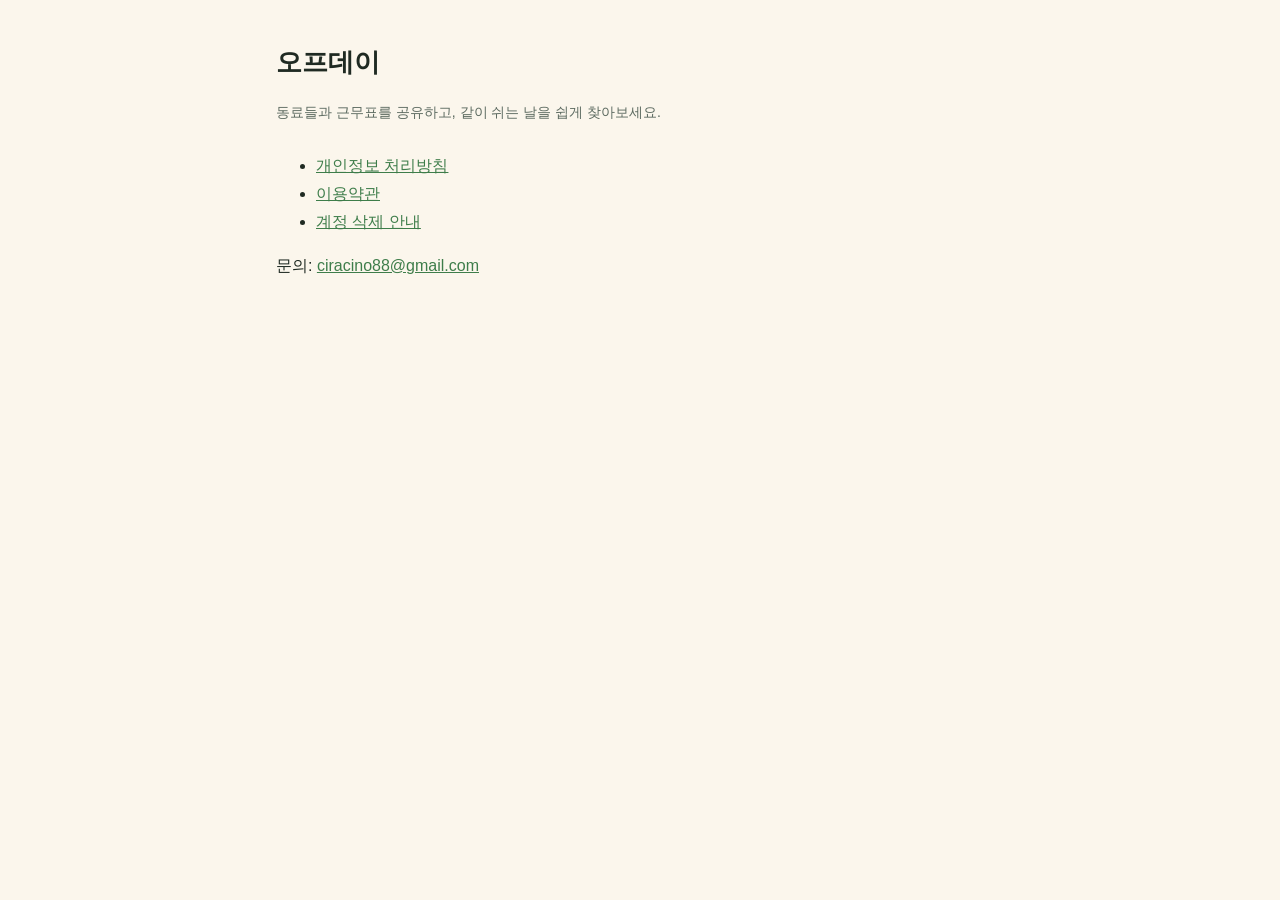
<file: index.html>
<!doctype html>
<html lang="ko">
<head>
  <meta charset="utf-8" />
  <meta name="viewport" content="width=device-width, initial-scale=1" />
  <title>오프데이</title>
  <link rel="stylesheet" href="style.css" />
</head>
<body>
<main>
  <h1>오프데이</h1>
  <p class="meta">동료들과 근무표를 공유하고, 같이 쉬는 날을 쉽게 찾아보세요.</p>

  <ul>
    <li><a href="privacy.html">개인정보 처리방침</a></li>
    <li><a href="terms.html">이용약관</a></li>
    <li><a href="delete-account.html">계정 삭제 안내</a></li>
  </ul>

  <p>문의: <a href="mailto:ciracino88@gmail.com">ciracino88@gmail.com</a></p>
</main>
</body>
</html>
</file>
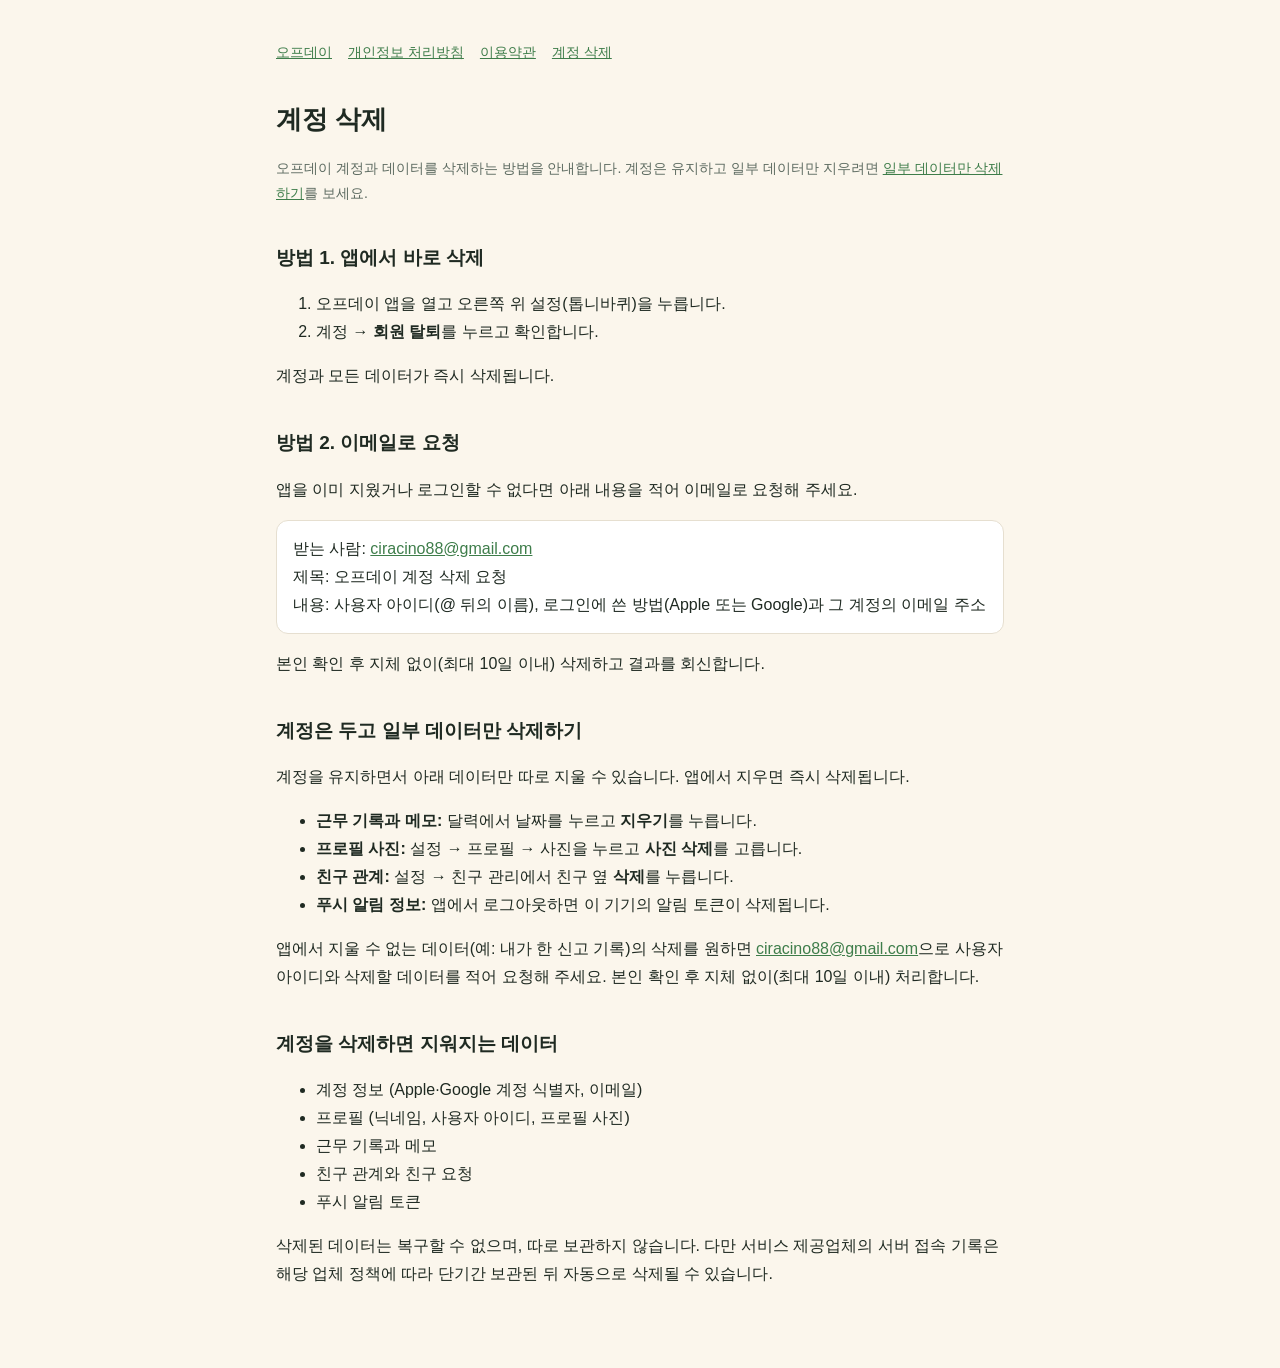
<file: delete-account.html>
<!doctype html>
<html lang="ko">
<head>
  <meta charset="utf-8" />
  <meta name="viewport" content="width=device-width, initial-scale=1" />
  <title>오프데이 계정 삭제</title>
  <link rel="stylesheet" href="style.css" />
</head>
<body>
<main>
  <nav>
    <a href="index.html">오프데이</a>
    <a href="privacy.html">개인정보 처리방침</a>
    <a href="terms.html">이용약관</a>
    <a href="delete-account.html">계정 삭제</a>
  </nav>

  <h1>계정 삭제</h1>
  <p class="meta">
    오프데이 계정과 데이터를 삭제하는 방법을 안내합니다.
    계정은 유지하고 일부 데이터만 지우려면 <a href="#data">일부 데이터만 삭제하기</a>를 보세요.
  </p>

  <h2>방법 1. 앱에서 바로 삭제</h2>
  <ol>
    <li>오프데이 앱을 열고 오른쪽 위 설정(톱니바퀴)을 누릅니다.</li>
    <li>계정 → <strong>회원 탈퇴</strong>를 누르고 확인합니다.</li>
  </ol>
  <p>계정과 모든 데이터가 즉시 삭제됩니다.</p>

  <h2>방법 2. 이메일로 요청</h2>
  <p>앱을 이미 지웠거나 로그인할 수 없다면 아래 내용을 적어 이메일로 요청해 주세요.</p>
  <div class="note">
    받는 사람: <a href="mailto:ciracino88@gmail.com?subject=%EC%98%A4%ED%94%84%EB%8D%B0%EC%9D%B4%20%EA%B3%84%EC%A0%95%20%EC%82%AD%EC%A0%9C%20%EC%9A%94%EC%B2%AD">ciracino88@gmail.com</a><br />
    제목: 오프데이 계정 삭제 요청<br />
    내용: 사용자 아이디(@ 뒤의 이름), 로그인에 쓴 방법(Apple 또는 Google)과 그 계정의 이메일 주소
  </div>
  <p>본인 확인 후 지체 없이(최대 10일 이내) 삭제하고 결과를 회신합니다.</p>

  <h2 id="data">계정은 두고 일부 데이터만 삭제하기</h2>
  <p>계정을 유지하면서 아래 데이터만 따로 지울 수 있습니다. 앱에서 지우면 즉시 삭제됩니다.</p>
  <ul>
    <li><strong>근무 기록과 메모:</strong> 달력에서 날짜를 누르고 <strong>지우기</strong>를 누릅니다.</li>
    <li><strong>프로필 사진:</strong> 설정 → 프로필 → 사진을 누르고 <strong>사진 삭제</strong>를 고릅니다.</li>
    <li><strong>친구 관계:</strong> 설정 → 친구 관리에서 친구 옆 <strong>삭제</strong>를 누릅니다.</li>
    <li><strong>푸시 알림 정보:</strong> 앱에서 로그아웃하면 이 기기의 알림 토큰이 삭제됩니다.</li>
  </ul>
  <p>
    앱에서 지울 수 없는 데이터(예: 내가 한 신고 기록)의 삭제를 원하면
    <a href="mailto:ciracino88@gmail.com?subject=%EC%98%A4%ED%94%84%EB%8D%B0%EC%9D%B4%20%EB%8D%B0%EC%9D%B4%ED%84%B0%20%EC%82%AD%EC%A0%9C%20%EC%9A%94%EC%B2%AD">ciracino88@gmail.com</a>으로
    사용자 아이디와 삭제할 데이터를 적어 요청해 주세요. 본인 확인 후 지체 없이(최대 10일 이내) 처리합니다.
  </p>

  <h2>계정을 삭제하면 지워지는 데이터</h2>
  <ul>
    <li>계정 정보 (Apple·Google 계정 식별자, 이메일)</li>
    <li>프로필 (닉네임, 사용자 아이디, 프로필 사진)</li>
    <li>근무 기록과 메모</li>
    <li>친구 관계와 친구 요청</li>
    <li>푸시 알림 토큰</li>
  </ul>
  <p>
    삭제된 데이터는 복구할 수 없으며, 따로 보관하지 않습니다.
    다만 서비스 제공업체의 서버 접속 기록은 해당 업체 정책에 따라 단기간 보관된 뒤 자동으로 삭제될 수 있습니다.
  </p>
</main>
</body>
</html>
</file>
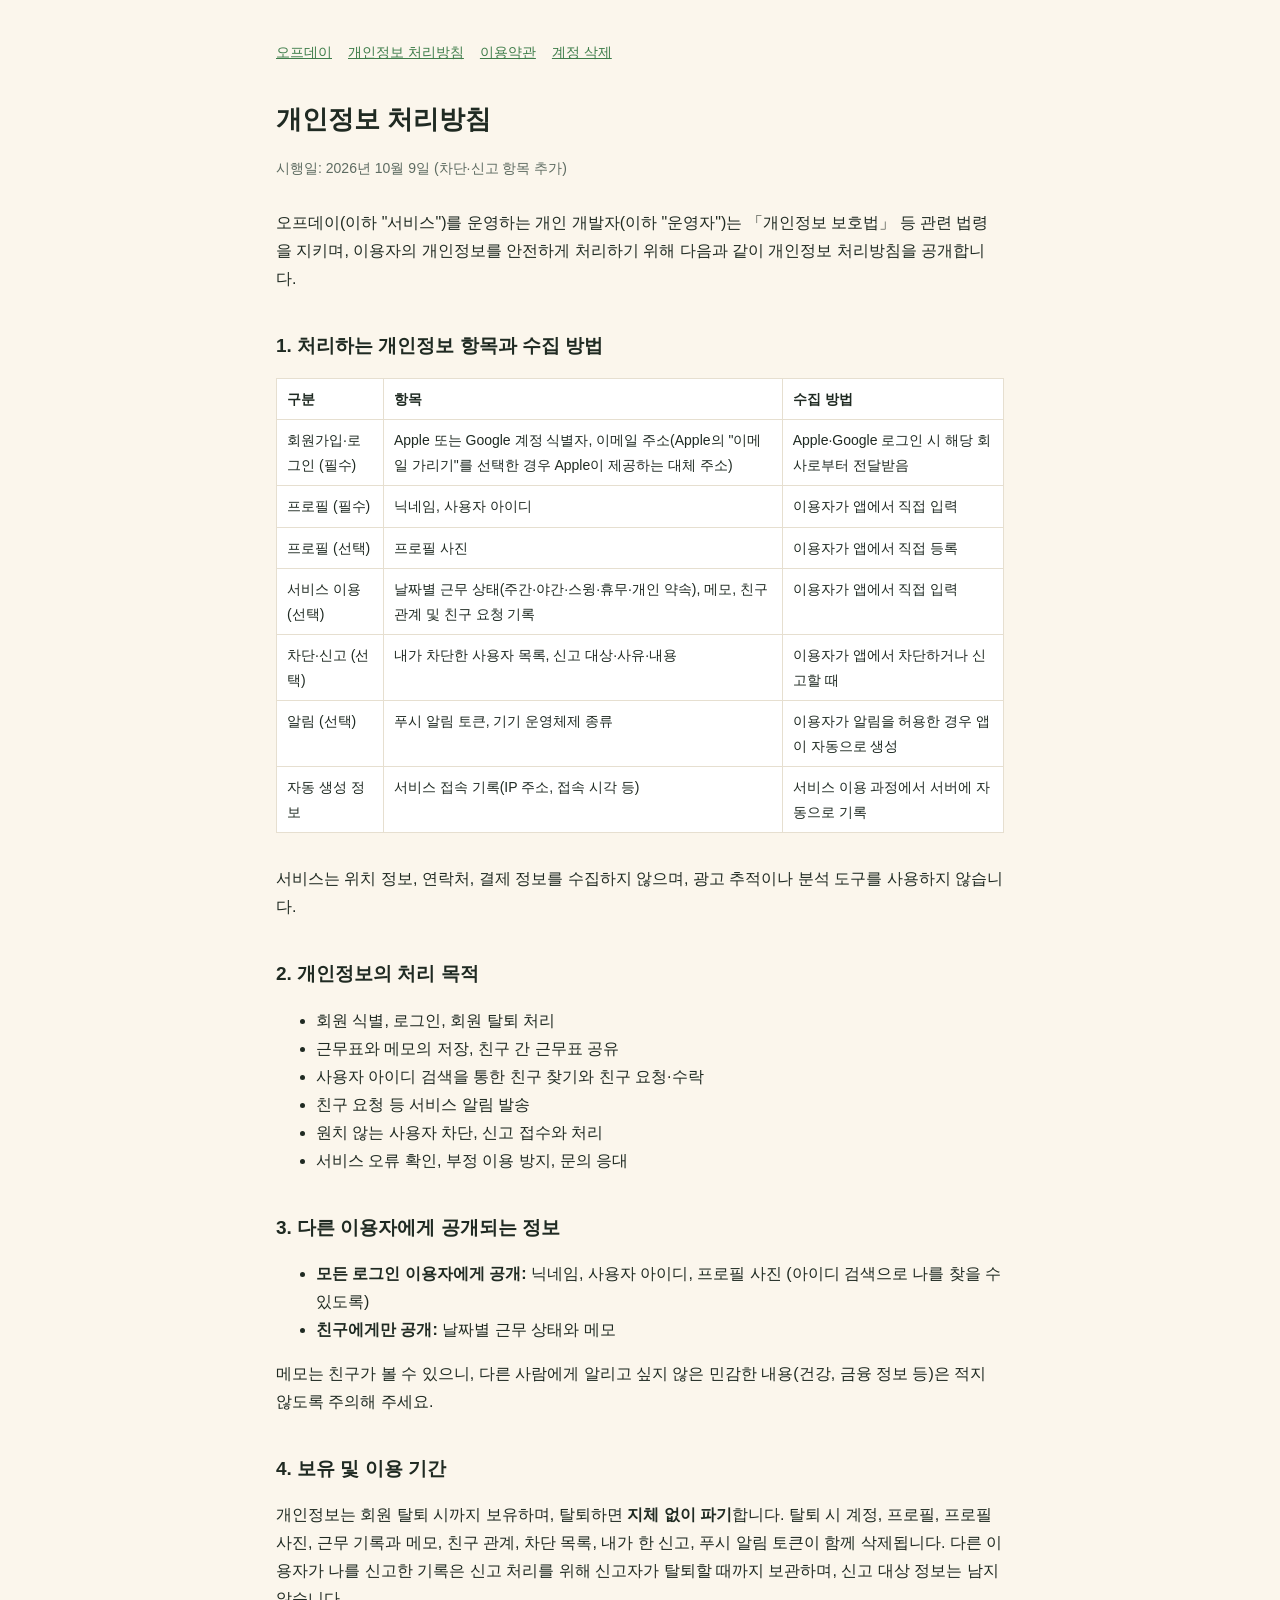
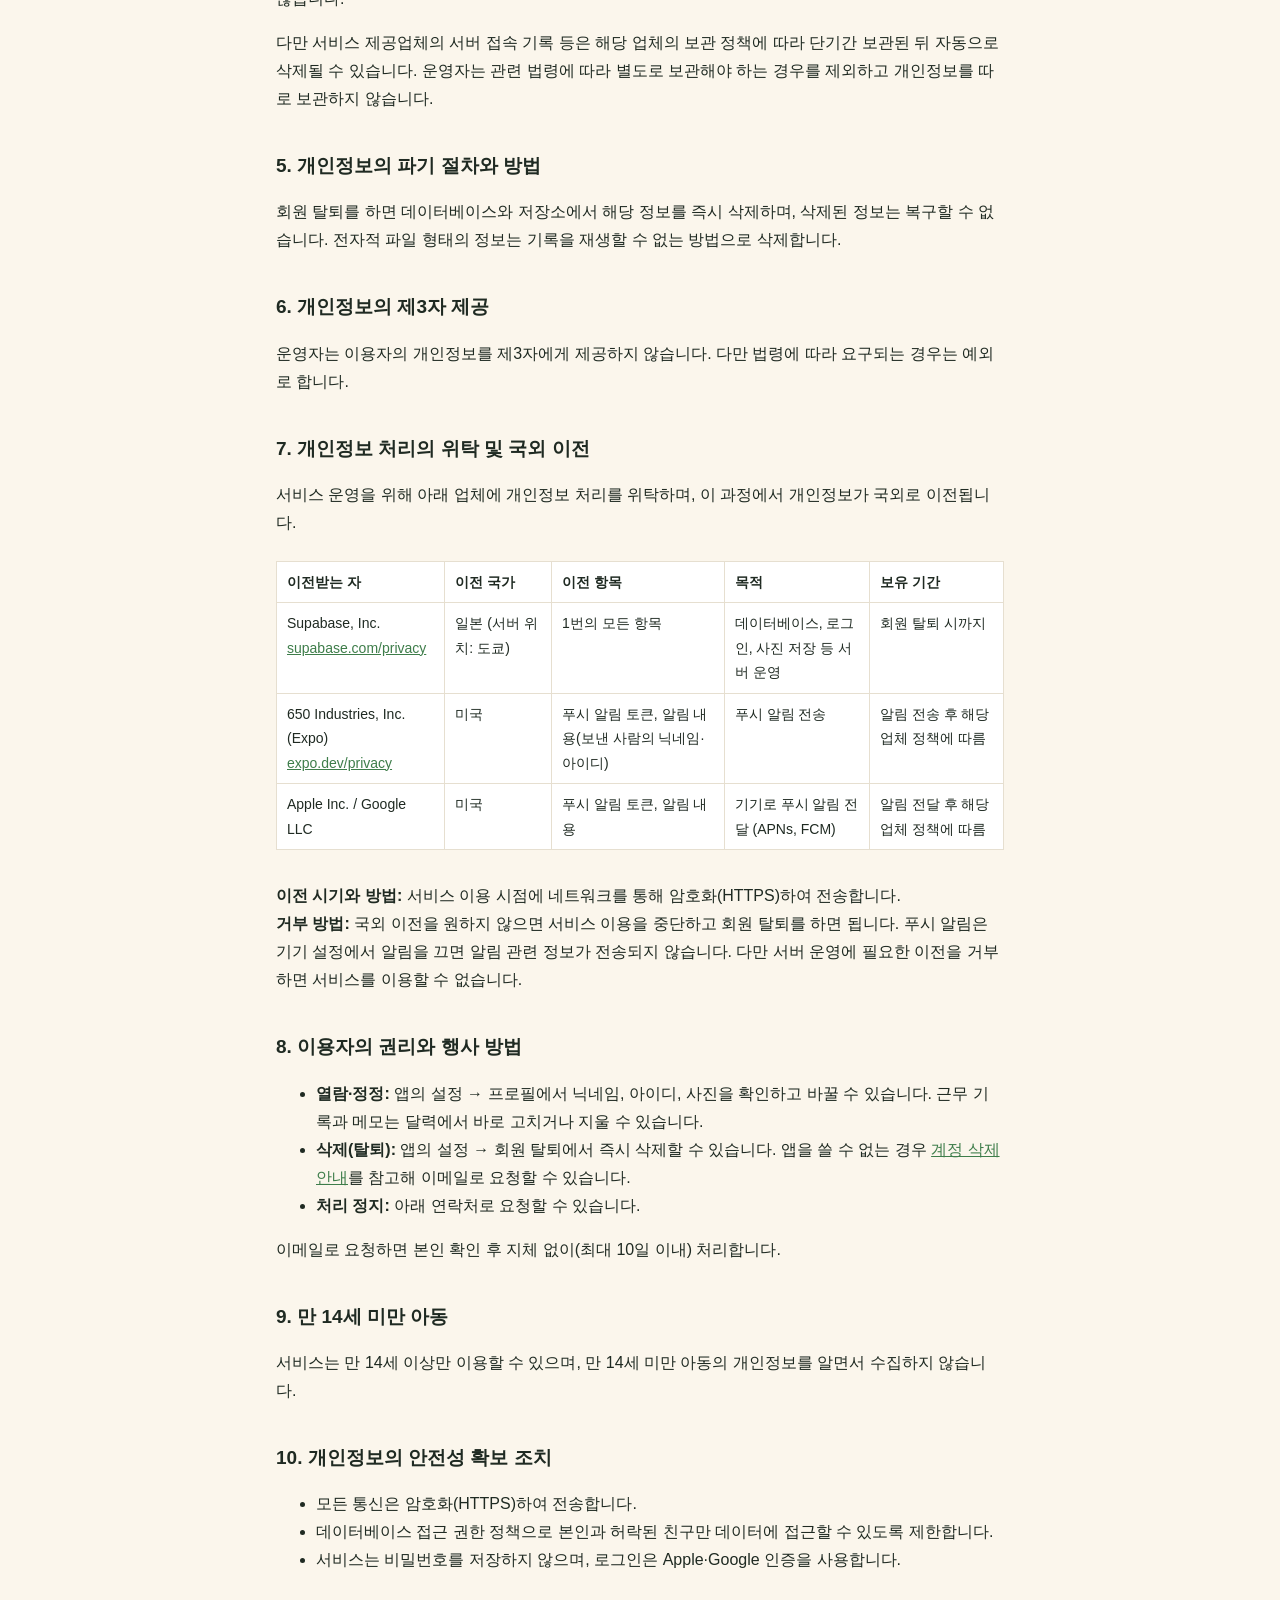
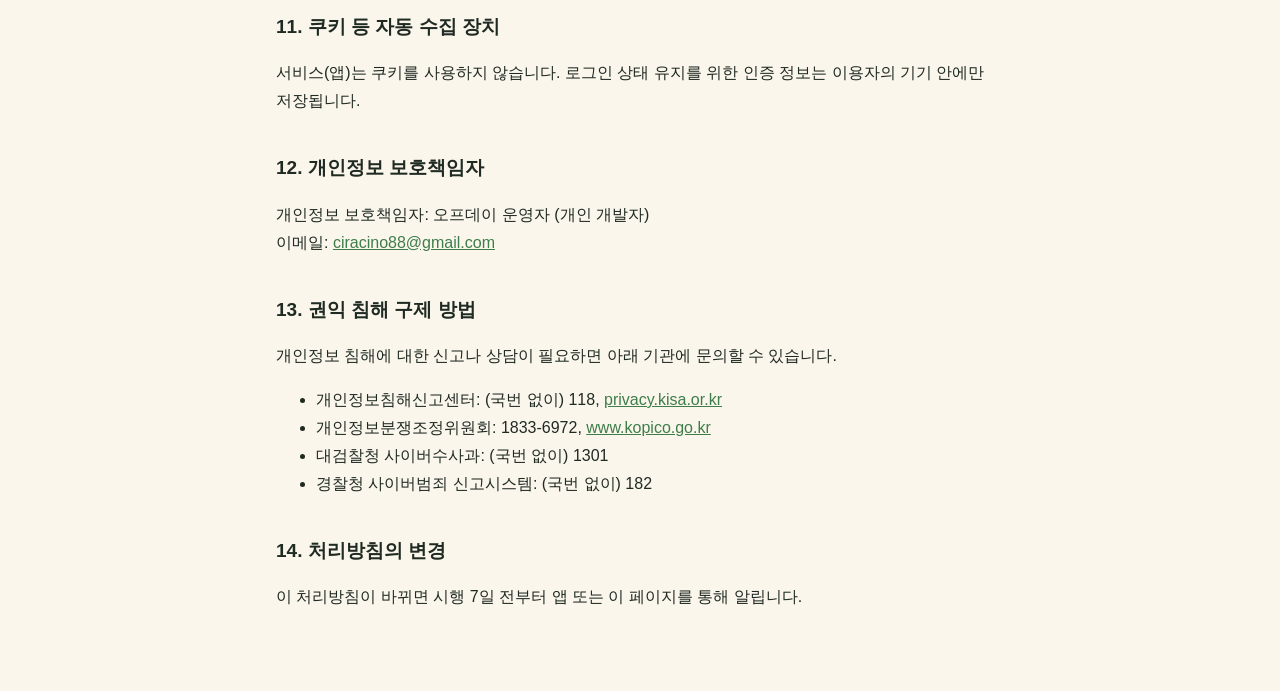
<file: privacy.html>
<!doctype html>
<html lang="ko">
<head>
  <meta charset="utf-8" />
  <meta name="viewport" content="width=device-width, initial-scale=1" />
  <title>오프데이 개인정보 처리방침</title>
  <link rel="stylesheet" href="style.css" />
</head>
<body>
<main>
  <nav>
    <a href="index.html">오프데이</a>
    <a href="privacy.html">개인정보 처리방침</a>
    <a href="terms.html">이용약관</a>
    <a href="delete-account.html">계정 삭제</a>
  </nav>

  <h1>개인정보 처리방침</h1>
  <p class="meta">시행일: 2026년 10월 9일 (차단·신고 항목 추가)</p>

  <p>
    오프데이(이하 "서비스")를 운영하는 개인 개발자(이하 "운영자")는 「개인정보 보호법」 등 관련 법령을 지키며,
    이용자의 개인정보를 안전하게 처리하기 위해 다음과 같이 개인정보 처리방침을 공개합니다.
  </p>

  <h2>1. 처리하는 개인정보 항목과 수집 방법</h2>
  <div class="table-wrap">
    <table>
      <tr><th>구분</th><th>항목</th><th>수집 방법</th></tr>
      <tr>
        <td>회원가입·로그인 (필수)</td>
        <td>Apple 또는 Google 계정 식별자, 이메일 주소(Apple의 "이메일 가리기"를 선택한 경우 Apple이 제공하는 대체 주소)</td>
        <td>Apple·Google 로그인 시 해당 회사로부터 전달받음</td>
      </tr>
      <tr>
        <td>프로필 (필수)</td>
        <td>닉네임, 사용자 아이디</td>
        <td>이용자가 앱에서 직접 입력</td>
      </tr>
      <tr>
        <td>프로필 (선택)</td>
        <td>프로필 사진</td>
        <td>이용자가 앱에서 직접 등록</td>
      </tr>
      <tr>
        <td>서비스 이용 (선택)</td>
        <td>날짜별 근무 상태(주간·야간·스윙·휴무·개인 약속), 메모, 친구 관계 및 친구 요청 기록</td>
        <td>이용자가 앱에서 직접 입력</td>
      </tr>
      <tr>
        <td>차단·신고 (선택)</td>
        <td>내가 차단한 사용자 목록, 신고 대상·사유·내용</td>
        <td>이용자가 앱에서 차단하거나 신고할 때</td>
      </tr>
      <tr>
        <td>알림 (선택)</td>
        <td>푸시 알림 토큰, 기기 운영체제 종류</td>
        <td>이용자가 알림을 허용한 경우 앱이 자동으로 생성</td>
      </tr>
      <tr>
        <td>자동 생성 정보</td>
        <td>서비스 접속 기록(IP 주소, 접속 시각 등)</td>
        <td>서비스 이용 과정에서 서버에 자동으로 기록</td>
      </tr>
    </table>
  </div>
  <p>서비스는 위치 정보, 연락처, 결제 정보를 수집하지 않으며, 광고 추적이나 분석 도구를 사용하지 않습니다.</p>

  <h2>2. 개인정보의 처리 목적</h2>
  <ul>
    <li>회원 식별, 로그인, 회원 탈퇴 처리</li>
    <li>근무표와 메모의 저장, 친구 간 근무표 공유</li>
    <li>사용자 아이디 검색을 통한 친구 찾기와 친구 요청·수락</li>
    <li>친구 요청 등 서비스 알림 발송</li>
    <li>원치 않는 사용자 차단, 신고 접수와 처리</li>
    <li>서비스 오류 확인, 부정 이용 방지, 문의 응대</li>
  </ul>

  <h2>3. 다른 이용자에게 공개되는 정보</h2>
  <ul>
    <li><strong>모든 로그인 이용자에게 공개:</strong> 닉네임, 사용자 아이디, 프로필 사진 (아이디 검색으로 나를 찾을 수 있도록)</li>
    <li><strong>친구에게만 공개:</strong> 날짜별 근무 상태와 메모</li>
  </ul>
  <p>메모는 친구가 볼 수 있으니, 다른 사람에게 알리고 싶지 않은 민감한 내용(건강, 금융 정보 등)은 적지 않도록 주의해 주세요.</p>

  <h2>4. 보유 및 이용 기간</h2>
  <p>
    개인정보는 회원 탈퇴 시까지 보유하며, 탈퇴하면 <strong>지체 없이 파기</strong>합니다.
    탈퇴 시 계정, 프로필, 프로필 사진, 근무 기록과 메모, 친구 관계, 차단 목록, 내가 한 신고, 푸시 알림 토큰이 함께 삭제됩니다.
    다른 이용자가 나를 신고한 기록은 신고 처리를 위해 신고자가 탈퇴할 때까지 보관하며, 신고 대상 정보는 남지 않습니다.
  </p>
  <p>
    다만 서비스 제공업체의 서버 접속 기록 등은 해당 업체의 보관 정책에 따라 단기간 보관된 뒤 자동으로 삭제될 수 있습니다.
    운영자는 관련 법령에 따라 별도로 보관해야 하는 경우를 제외하고 개인정보를 따로 보관하지 않습니다.
  </p>

  <h2>5. 개인정보의 파기 절차와 방법</h2>
  <p>
    회원 탈퇴를 하면 데이터베이스와 저장소에서 해당 정보를 즉시 삭제하며, 삭제된 정보는 복구할 수 없습니다.
    전자적 파일 형태의 정보는 기록을 재생할 수 없는 방법으로 삭제합니다.
  </p>

  <h2>6. 개인정보의 제3자 제공</h2>
  <p>운영자는 이용자의 개인정보를 제3자에게 제공하지 않습니다. 다만 법령에 따라 요구되는 경우는 예외로 합니다.</p>

  <h2>7. 개인정보 처리의 위탁 및 국외 이전</h2>
  <p>서비스 운영을 위해 아래 업체에 개인정보 처리를 위탁하며, 이 과정에서 개인정보가 국외로 이전됩니다.</p>
  <div class="table-wrap">
    <table>
      <tr><th>이전받는 자</th><th>이전 국가</th><th>이전 항목</th><th>목적</th><th>보유 기간</th></tr>
      <tr>
        <td>Supabase, Inc.<br /><a href="https://supabase.com/privacy">supabase.com/privacy</a></td>
        <td>일본 (서버 위치: 도쿄)</td>
        <td>1번의 모든 항목</td>
        <td>데이터베이스, 로그인, 사진 저장 등 서버 운영</td>
        <td>회원 탈퇴 시까지</td>
      </tr>
      <tr>
        <td>650 Industries, Inc. (Expo)<br /><a href="https://expo.dev/privacy">expo.dev/privacy</a></td>
        <td>미국</td>
        <td>푸시 알림 토큰, 알림 내용(보낸 사람의 닉네임·아이디)</td>
        <td>푸시 알림 전송</td>
        <td>알림 전송 후 해당 업체 정책에 따름</td>
      </tr>
      <tr>
        <td>Apple Inc. / Google LLC</td>
        <td>미국</td>
        <td>푸시 알림 토큰, 알림 내용</td>
        <td>기기로 푸시 알림 전달 (APNs, FCM)</td>
        <td>알림 전달 후 해당 업체 정책에 따름</td>
      </tr>
    </table>
  </div>
  <p>
    <strong>이전 시기와 방법:</strong> 서비스 이용 시점에 네트워크를 통해 암호화(HTTPS)하여 전송합니다.<br />
    <strong>거부 방법:</strong> 국외 이전을 원하지 않으면 서비스 이용을 중단하고 회원 탈퇴를 하면 됩니다.
    푸시 알림은 기기 설정에서 알림을 끄면 알림 관련 정보가 전송되지 않습니다.
    다만 서버 운영에 필요한 이전을 거부하면 서비스를 이용할 수 없습니다.
  </p>

  <h2>8. 이용자의 권리와 행사 방법</h2>
  <ul>
    <li><strong>열람·정정:</strong> 앱의 설정 → 프로필에서 닉네임, 아이디, 사진을 확인하고 바꿀 수 있습니다. 근무 기록과 메모는 달력에서 바로 고치거나 지울 수 있습니다.</li>
    <li><strong>삭제(탈퇴):</strong> 앱의 설정 → 회원 탈퇴에서 즉시 삭제할 수 있습니다. 앱을 쓸 수 없는 경우 <a href="delete-account.html">계정 삭제 안내</a>를 참고해 이메일로 요청할 수 있습니다.</li>
    <li><strong>처리 정지:</strong> 아래 연락처로 요청할 수 있습니다.</li>
  </ul>
  <p>이메일로 요청하면 본인 확인 후 지체 없이(최대 10일 이내) 처리합니다.</p>

  <h2>9. 만 14세 미만 아동</h2>
  <p>서비스는 만 14세 이상만 이용할 수 있으며, 만 14세 미만 아동의 개인정보를 알면서 수집하지 않습니다.</p>

  <h2>10. 개인정보의 안전성 확보 조치</h2>
  <ul>
    <li>모든 통신은 암호화(HTTPS)하여 전송합니다.</li>
    <li>데이터베이스 접근 권한 정책으로 본인과 허락된 친구만 데이터에 접근할 수 있도록 제한합니다.</li>
    <li>서비스는 비밀번호를 저장하지 않으며, 로그인은 Apple·Google 인증을 사용합니다.</li>
  </ul>

  <h2>11. 쿠키 등 자동 수집 장치</h2>
  <p>서비스(앱)는 쿠키를 사용하지 않습니다. 로그인 상태 유지를 위한 인증 정보는 이용자의 기기 안에만 저장됩니다.</p>

  <h2>12. 개인정보 보호책임자</h2>
  <p>
    개인정보 보호책임자: 오프데이 운영자 (개인 개발자)<br />
    이메일: <a href="mailto:ciracino88@gmail.com">ciracino88@gmail.com</a>
  </p>

  <h2>13. 권익 침해 구제 방법</h2>
  <p>개인정보 침해에 대한 신고나 상담이 필요하면 아래 기관에 문의할 수 있습니다.</p>
  <ul>
    <li>개인정보침해신고센터: (국번 없이) 118, <a href="https://privacy.kisa.or.kr">privacy.kisa.or.kr</a></li>
    <li>개인정보분쟁조정위원회: 1833-6972, <a href="https://www.kopico.go.kr">www.kopico.go.kr</a></li>
    <li>대검찰청 사이버수사과: (국번 없이) 1301</li>
    <li>경찰청 사이버범죄 신고시스템: (국번 없이) 182</li>
  </ul>

  <h2>14. 처리방침의 변경</h2>
  <p>이 처리방침이 바뀌면 시행 7일 전부터 앱 또는 이 페이지를 통해 알립니다.</p>
</main>
</body>
</html>
</file>
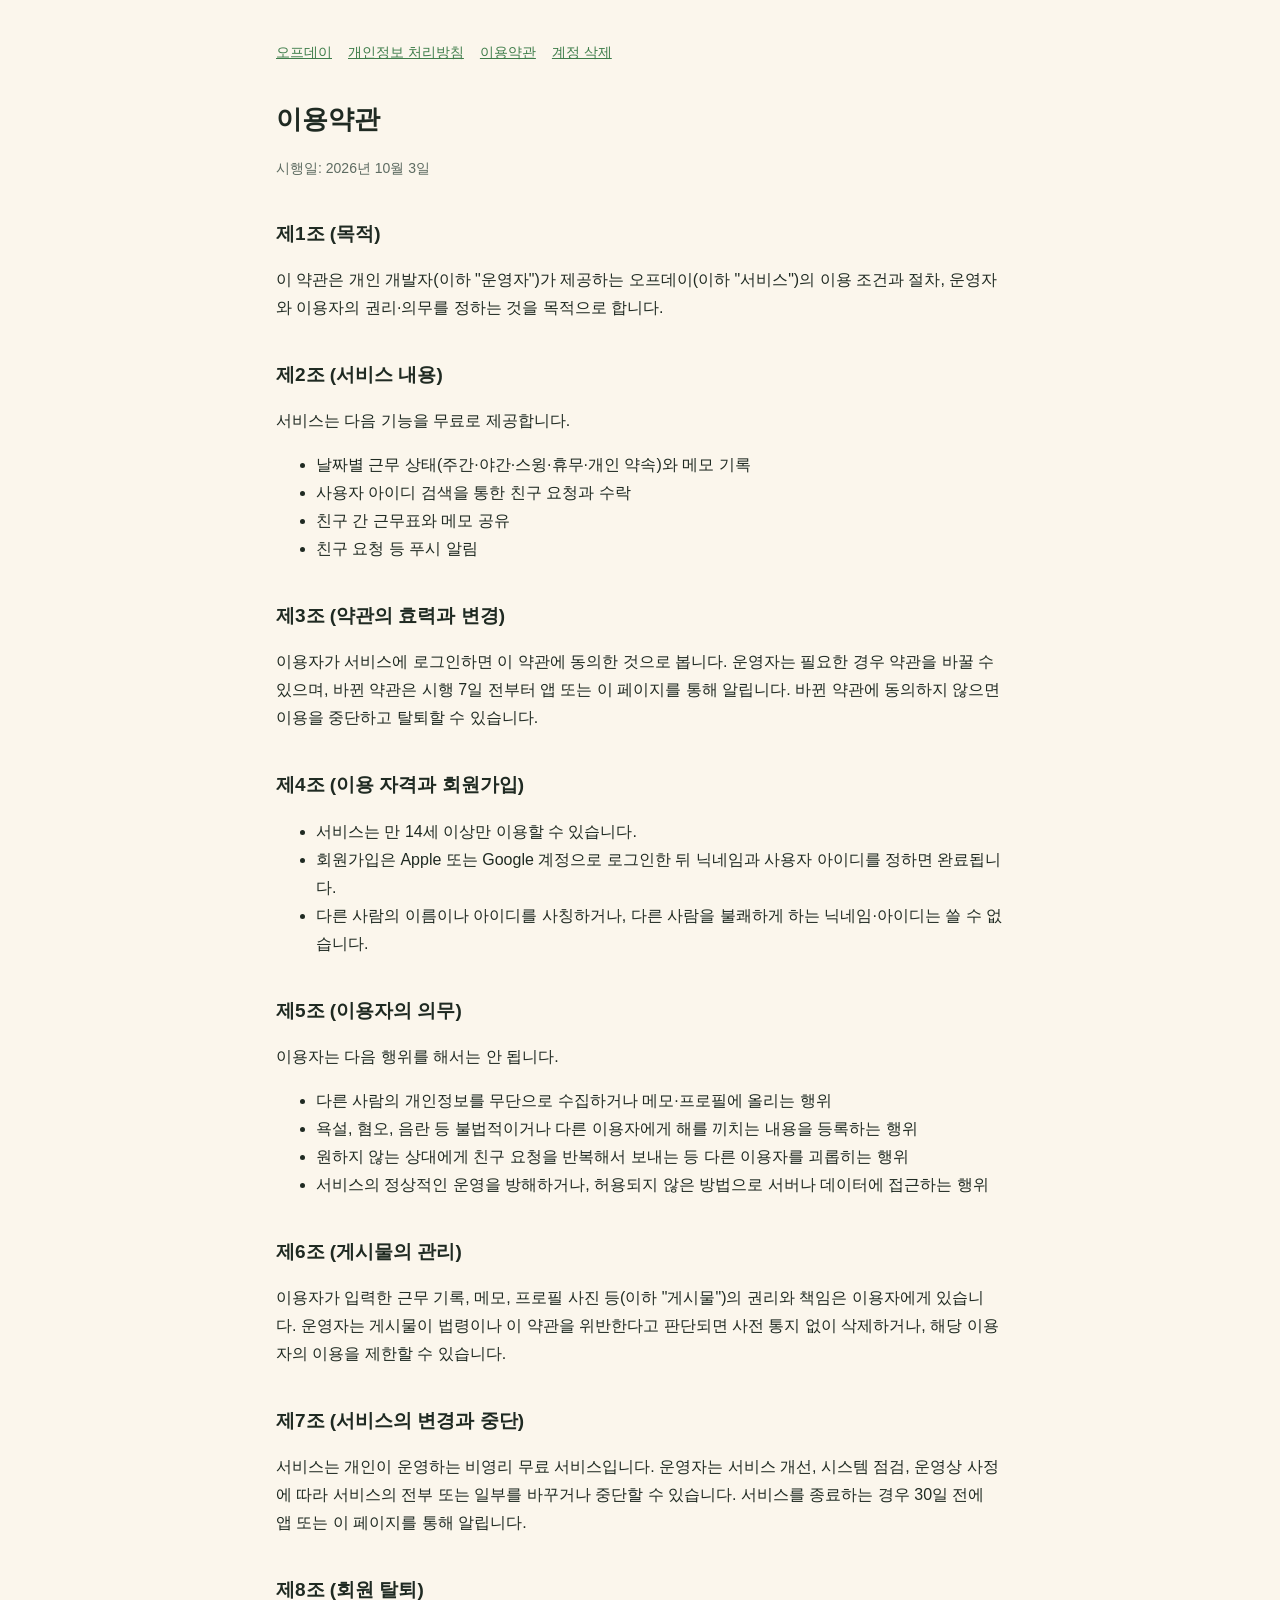
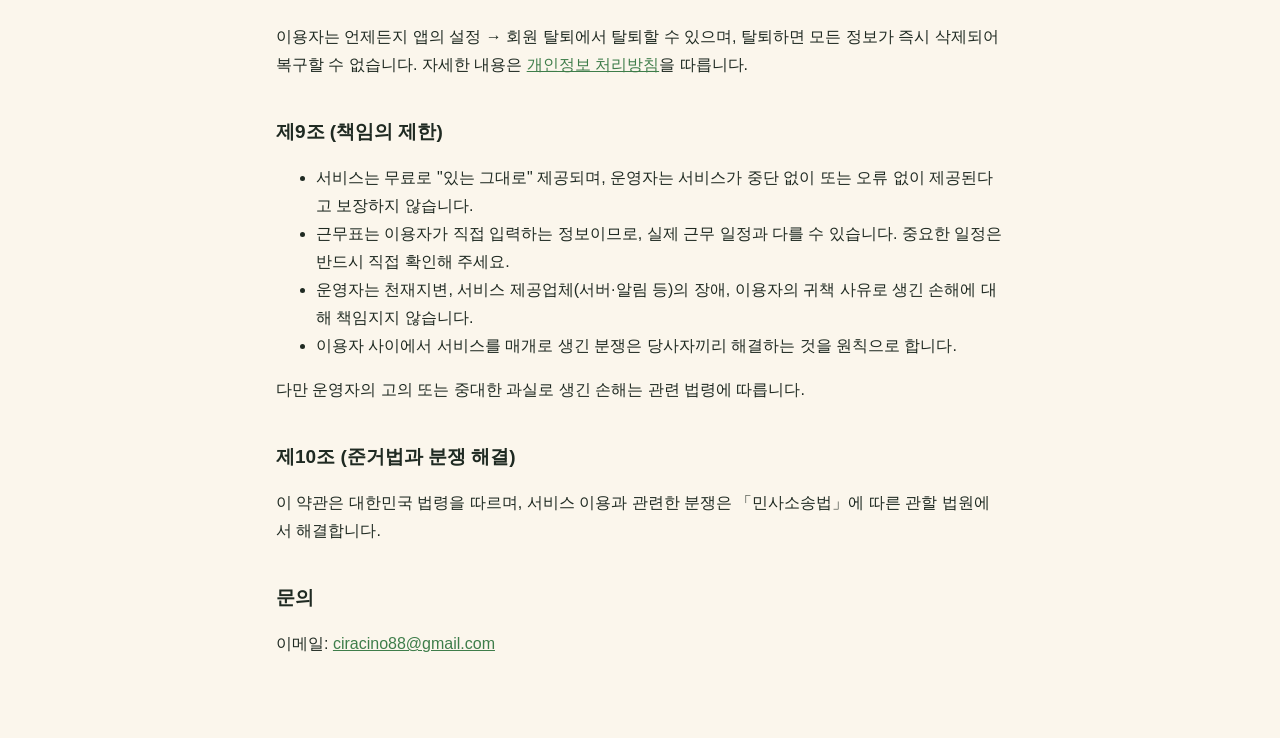
<file: terms.html>
<!doctype html>
<html lang="ko">
<head>
  <meta charset="utf-8" />
  <meta name="viewport" content="width=device-width, initial-scale=1" />
  <title>오프데이 이용약관</title>
  <link rel="stylesheet" href="style.css" />
</head>
<body>
<main>
  <nav>
    <a href="index.html">오프데이</a>
    <a href="privacy.html">개인정보 처리방침</a>
    <a href="terms.html">이용약관</a>
    <a href="delete-account.html">계정 삭제</a>
  </nav>

  <h1>이용약관</h1>
  <p class="meta">시행일: 2026년 10월 3일</p>

  <h2>제1조 (목적)</h2>
  <p>
    이 약관은 개인 개발자(이하 "운영자")가 제공하는 오프데이(이하 "서비스")의 이용 조건과 절차,
    운영자와 이용자의 권리·의무를 정하는 것을 목적으로 합니다.
  </p>

  <h2>제2조 (서비스 내용)</h2>
  <p>서비스는 다음 기능을 무료로 제공합니다.</p>
  <ul>
    <li>날짜별 근무 상태(주간·야간·스윙·휴무·개인 약속)와 메모 기록</li>
    <li>사용자 아이디 검색을 통한 친구 요청과 수락</li>
    <li>친구 간 근무표와 메모 공유</li>
    <li>친구 요청 등 푸시 알림</li>
  </ul>

  <h2>제3조 (약관의 효력과 변경)</h2>
  <p>
    이용자가 서비스에 로그인하면 이 약관에 동의한 것으로 봅니다.
    운영자는 필요한 경우 약관을 바꿀 수 있으며, 바뀐 약관은 시행 7일 전부터 앱 또는 이 페이지를 통해 알립니다.
    바뀐 약관에 동의하지 않으면 이용을 중단하고 탈퇴할 수 있습니다.
  </p>

  <h2>제4조 (이용 자격과 회원가입)</h2>
  <ul>
    <li>서비스는 만 14세 이상만 이용할 수 있습니다.</li>
    <li>회원가입은 Apple 또는 Google 계정으로 로그인한 뒤 닉네임과 사용자 아이디를 정하면 완료됩니다.</li>
    <li>다른 사람의 이름이나 아이디를 사칭하거나, 다른 사람을 불쾌하게 하는 닉네임·아이디는 쓸 수 없습니다.</li>
  </ul>

  <h2>제5조 (이용자의 의무)</h2>
  <p>이용자는 다음 행위를 해서는 안 됩니다.</p>
  <ul>
    <li>다른 사람의 개인정보를 무단으로 수집하거나 메모·프로필에 올리는 행위</li>
    <li>욕설, 혐오, 음란 등 불법적이거나 다른 이용자에게 해를 끼치는 내용을 등록하는 행위</li>
    <li>원하지 않는 상대에게 친구 요청을 반복해서 보내는 등 다른 이용자를 괴롭히는 행위</li>
    <li>서비스의 정상적인 운영을 방해하거나, 허용되지 않은 방법으로 서버나 데이터에 접근하는 행위</li>
  </ul>

  <h2>제6조 (게시물의 관리)</h2>
  <p>
    이용자가 입력한 근무 기록, 메모, 프로필 사진 등(이하 "게시물")의 권리와 책임은 이용자에게 있습니다.
    운영자는 게시물이 법령이나 이 약관을 위반한다고 판단되면 사전 통지 없이 삭제하거나, 해당 이용자의 이용을 제한할 수 있습니다.
  </p>

  <h2>제7조 (서비스의 변경과 중단)</h2>
  <p>
    서비스는 개인이 운영하는 비영리 무료 서비스입니다. 운영자는 서비스 개선, 시스템 점검, 운영상 사정에 따라
    서비스의 전부 또는 일부를 바꾸거나 중단할 수 있습니다. 서비스를 종료하는 경우 30일 전에 앱 또는 이 페이지를 통해 알립니다.
  </p>

  <h2>제8조 (회원 탈퇴)</h2>
  <p>
    이용자는 언제든지 앱의 설정 → 회원 탈퇴에서 탈퇴할 수 있으며, 탈퇴하면 모든 정보가 즉시 삭제되어 복구할 수 없습니다.
    자세한 내용은 <a href="privacy.html">개인정보 처리방침</a>을 따릅니다.
  </p>

  <h2>제9조 (책임의 제한)</h2>
  <ul>
    <li>서비스는 무료로 "있는 그대로" 제공되며, 운영자는 서비스가 중단 없이 또는 오류 없이 제공된다고 보장하지 않습니다.</li>
    <li>근무표는 이용자가 직접 입력하는 정보이므로, 실제 근무 일정과 다를 수 있습니다. 중요한 일정은 반드시 직접 확인해 주세요.</li>
    <li>운영자는 천재지변, 서비스 제공업체(서버·알림 등)의 장애, 이용자의 귀책 사유로 생긴 손해에 대해 책임지지 않습니다.</li>
    <li>이용자 사이에서 서비스를 매개로 생긴 분쟁은 당사자끼리 해결하는 것을 원칙으로 합니다.</li>
  </ul>
  <p>다만 운영자의 고의 또는 중대한 과실로 생긴 손해는 관련 법령에 따릅니다.</p>

  <h2>제10조 (준거법과 분쟁 해결)</h2>
  <p>이 약관은 대한민국 법령을 따르며, 서비스 이용과 관련한 분쟁은 「민사소송법」에 따른 관할 법원에서 해결합니다.</p>

  <h2>문의</h2>
  <p>이메일: <a href="mailto:ciracino88@gmail.com">ciracino88@gmail.com</a></p>
</main>
</body>
</html>
</file>
<file: style.css>
:root {
  --text: #1f2a22;
  --muted: #5d6b61;
  --bg: #fbf6ec;
  --card: #ffffff;
  --border: #e6dfd0;
  --accent: #3e7d4a;
}

@media (prefers-color-scheme: dark) {
  :root {
    --text: #e8eee9;
    --muted: #a9b5ac;
    --bg: #16211a;
    --card: #1e2b22;
    --border: #2f3d33;
    --accent: #7dbb72;
  }
}

* {
  box-sizing: border-box;
}

body {
  margin: 0;
  background: var(--bg);
  color: var(--text);
  font-family: -apple-system, BlinkMacSystemFont, 'Apple SD Gothic Neo', 'Noto Sans KR', 'Malgun Gothic', sans-serif;
  line-height: 1.75;
  font-size: 16px;
}

main {
  max-width: 760px;
  margin: 0 auto;
  padding: 40px 16px 64px;
}

h1 {
  font-size: 26px;
  margin: 0 0 4px;
}

h2 {
  font-size: 19px;
  margin: 36px 0 8px;
}

h3 {
  font-size: 16px;
  margin: 20px 0 4px;
}

p,
li {
  color: var(--text);
}

.meta {
  color: var(--muted);
  font-size: 14px;
  margin-bottom: 28px;
}

a {
  color: var(--accent);
}

table {
  width: 100%;
  border-collapse: collapse;
  margin: 8px 0 16px;
  font-size: 14px;
  background: var(--card);
}

th,
td {
  border: 1px solid var(--border);
  padding: 8px 10px;
  text-align: left;
  vertical-align: top;
}

th {
  white-space: nowrap;
}

.table-wrap {
  overflow-x: auto;
}

.note {
  background: var(--card);
  border: 1px solid var(--border);
  border-radius: 12px;
  padding: 14px 16px;
  margin: 16px 0;
}

nav {
  display: flex;
  flex-wrap: wrap;
  gap: 16px;
  margin-bottom: 32px;
  font-size: 14px;
}
</file>
